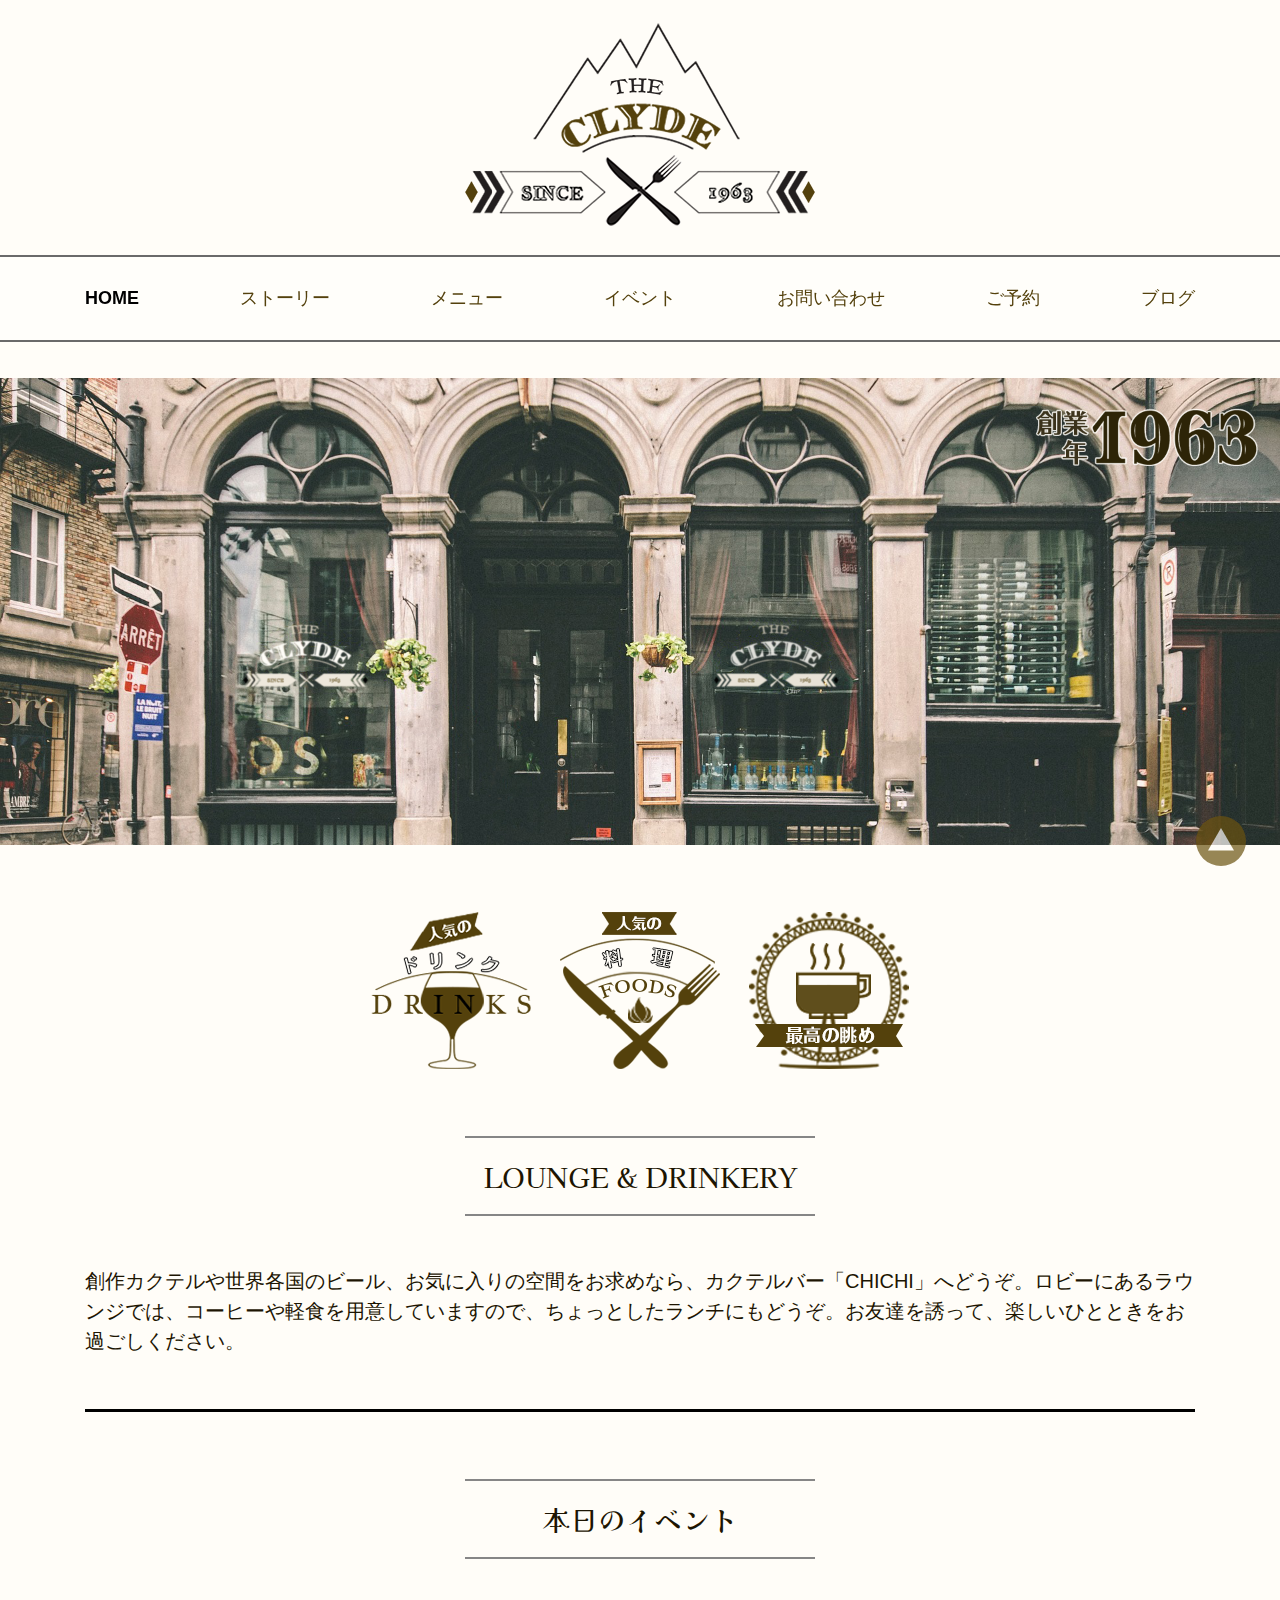
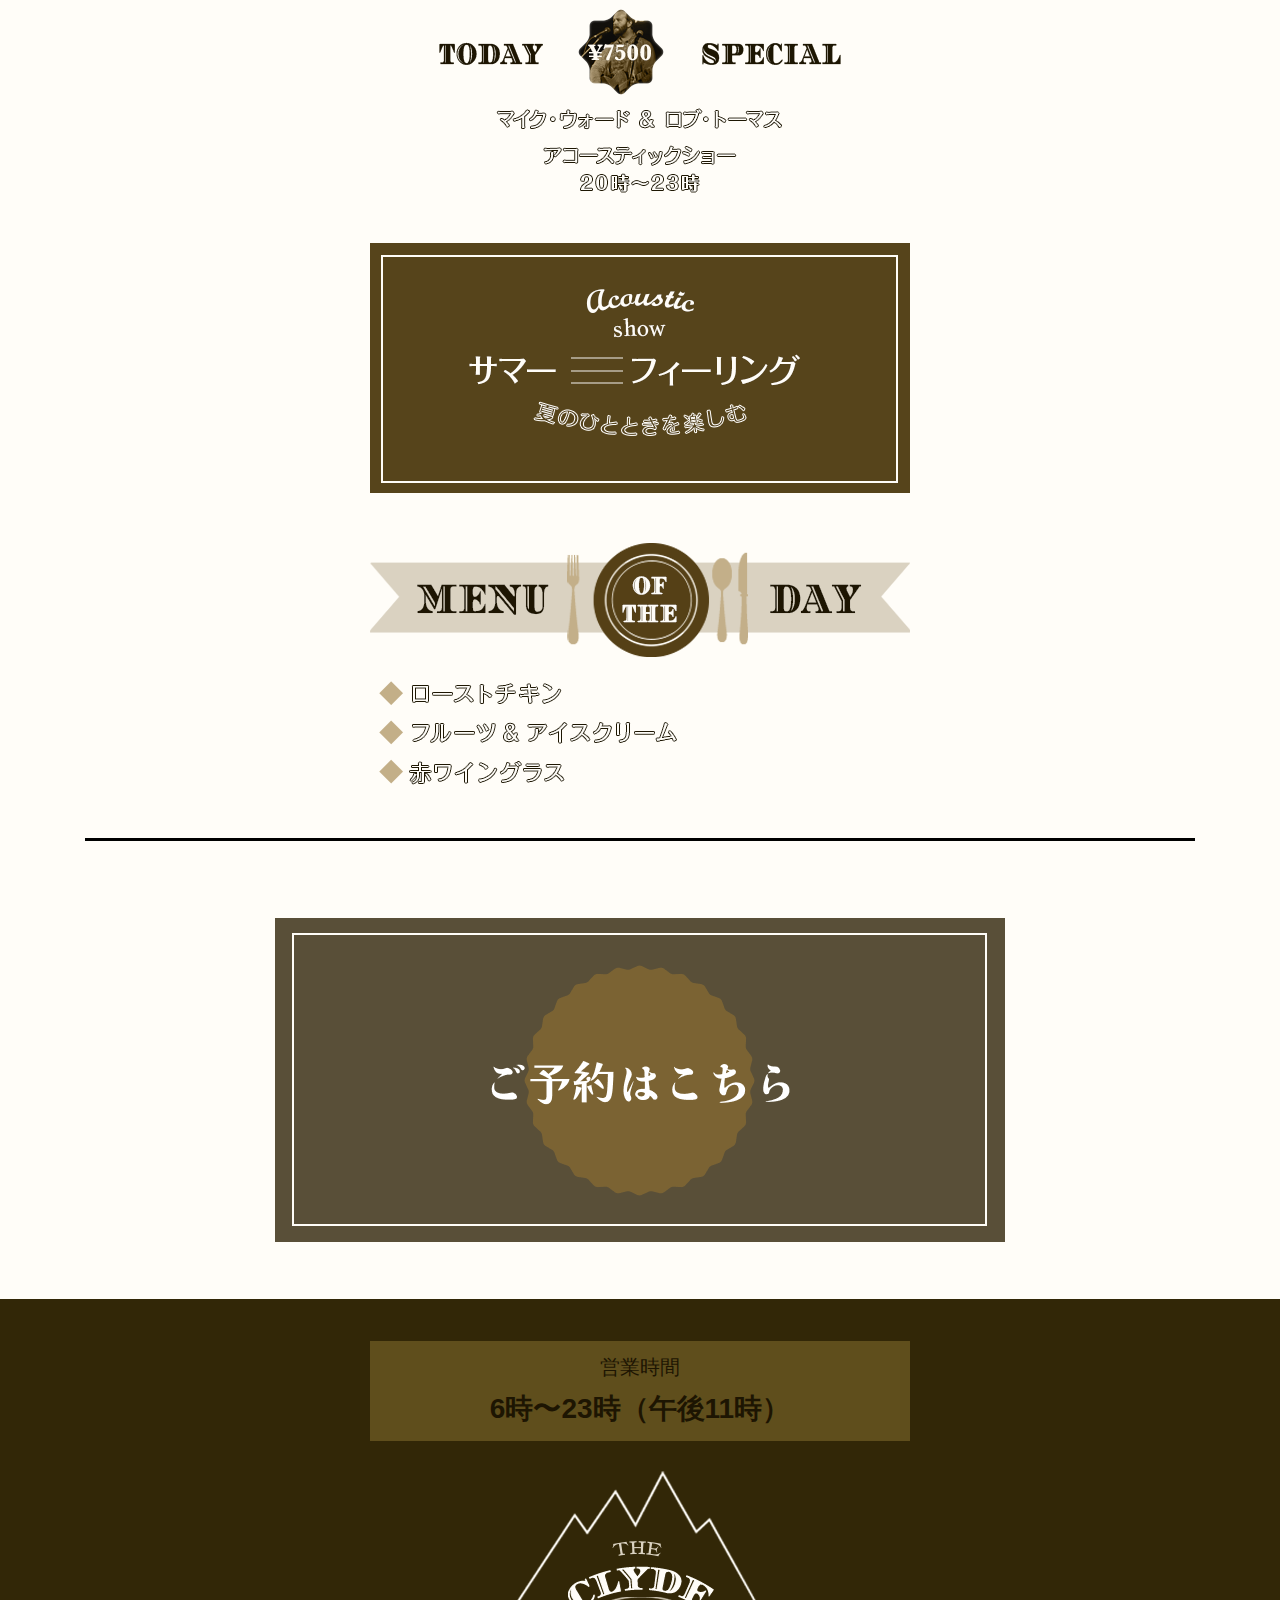
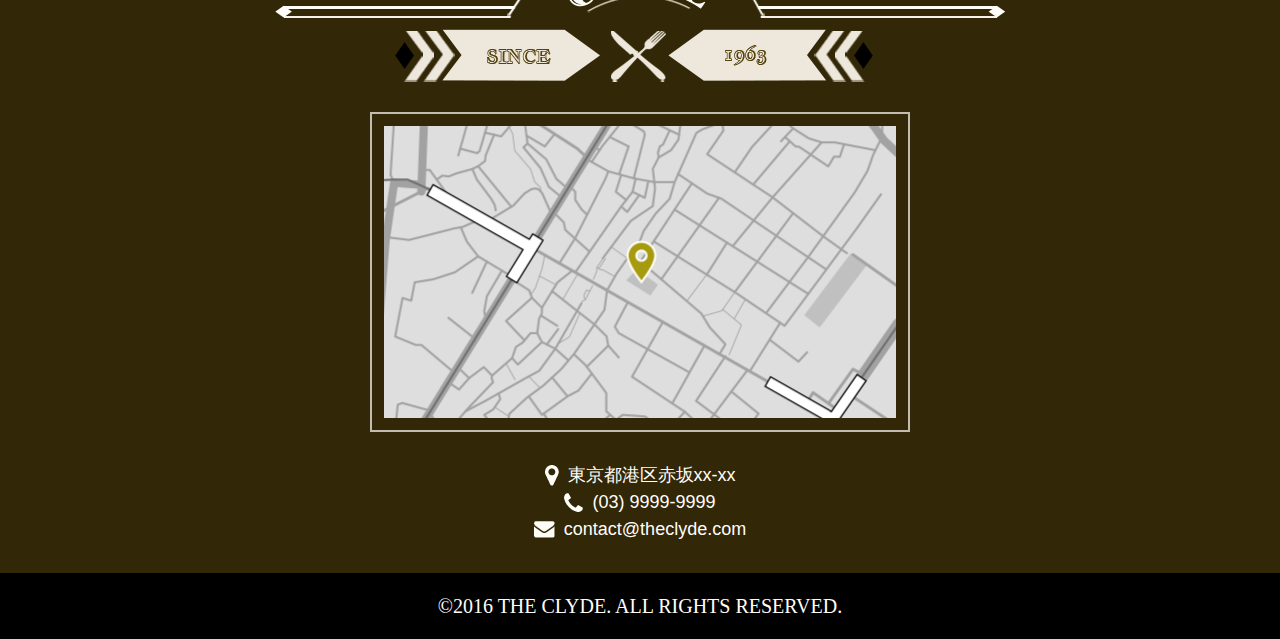
<file: index.html>
<!DOCTYPE html>
<html lang="ja">
<head>
    <meta charset="UTF-8">
    <meta name="viewport" content="width=device-width,initial-scale=1.0">
    <title>THE CLYDE</title>
    <link rel="icon" href="favicon.png" type="image/png">
    <link rel="apple-touch-icon" href="favicon.png">
    <link rel="stylesheet" href="css/reset.css">
    <link rel="stylesheet" href="css/index.css">
</head>
<body id="top">
    <header>
        <h1><a href="index.html"><img src="img/logo.png" alt="The Clyde"></a></h1>
    </header>
    <nav>
        <ul>
            <li class="active"><a href="index.html">HOME</a></li>
            <li><a href="#">ストーリー</a></li>
            <li><a href="menu.html">メニュー</a></li>
            <li><a href="#">イベント</a></li>
            <li><a href="contact.html">お問い合わせ</a></li>
            <li><a href="#">ご予約</a></li>
            <li><a href="#">ブログ</a></li>
        </ul>
    </nav>

    <p class="visual"><img src="img/main-visual.png" alt="The Clyde"></p>

    <main>
        <section class="about">
            <ul>
                <li><img src="img/drink.png" alt="ドリンク"></li>
                <li><img src="img/Food.png" alt="フード"></li>
                <li><img src="img/saikounonagame.png" alt="最高の眺め"></li>
            </ul>
            <h2>LOUNGE &amp; DRINKERY</h2>
            <p>創作カクテルや世界各国のビール、お気に入りの空間をお求めなら、カクテルバー「CHICHI」へどうぞ。ロビーにあるラウンジでは、コーヒーや軽食を用意していますので、ちょっとしたランチにもどうぞ。お友達を誘って、楽しいひとときをお過ごしください。</p>
        </section>

        <section class="event">
            <h2>本日のイベント</h2>
            <ul>
                <li class="TodaySpecial"><img src="img/Today_Special.png" alt="TODAY SPECIAL"></li>
                <li class="summerfeering"><img src="img/summer-feering.png" alt="サマーフィーリング"></li>
                <li><img src="img/Menu-of-the-Day.png" alt="本日のメニュー"></li>
            </ul>
        </section>

        <aside>
            <p><a href="#"><img src="img/yoyaku-banner.png" alt="予約"></a></p>
        </aside>
    </main>

    <footer>
        <section>
            <h3>営業時間</h3>
            <p>6時〜23時（午後11時）</p>
        </section>
        <p class="logo1"><img src="img/logo-1.png" alt="the clyde"></p>
        <p class="map"><img src="img/map.png" alt="地図"></p>

        <address>
            <img src="img/map_icon.png" alt="住所">東京都港区赤坂xx-xx<br>
            <img src="img/tel_icon.png" alt="電話番号">(03) 9999-9999<br>
            <img src="img/email_icon.png" alt="メール">contact@theclyde.com
        </address>
        <p class="pagetop"><a href="#top"><img src="img/pagetop.svg" alt="ページトップへ"></a></p>
        <p class="Copyright">
            <small>
                &copy;2016 THE CLYDE.
                <span>ALL RIGHTS RESERVED.</span>
            </small>
        </p>
    </footer>
</body>
</html>
</file>
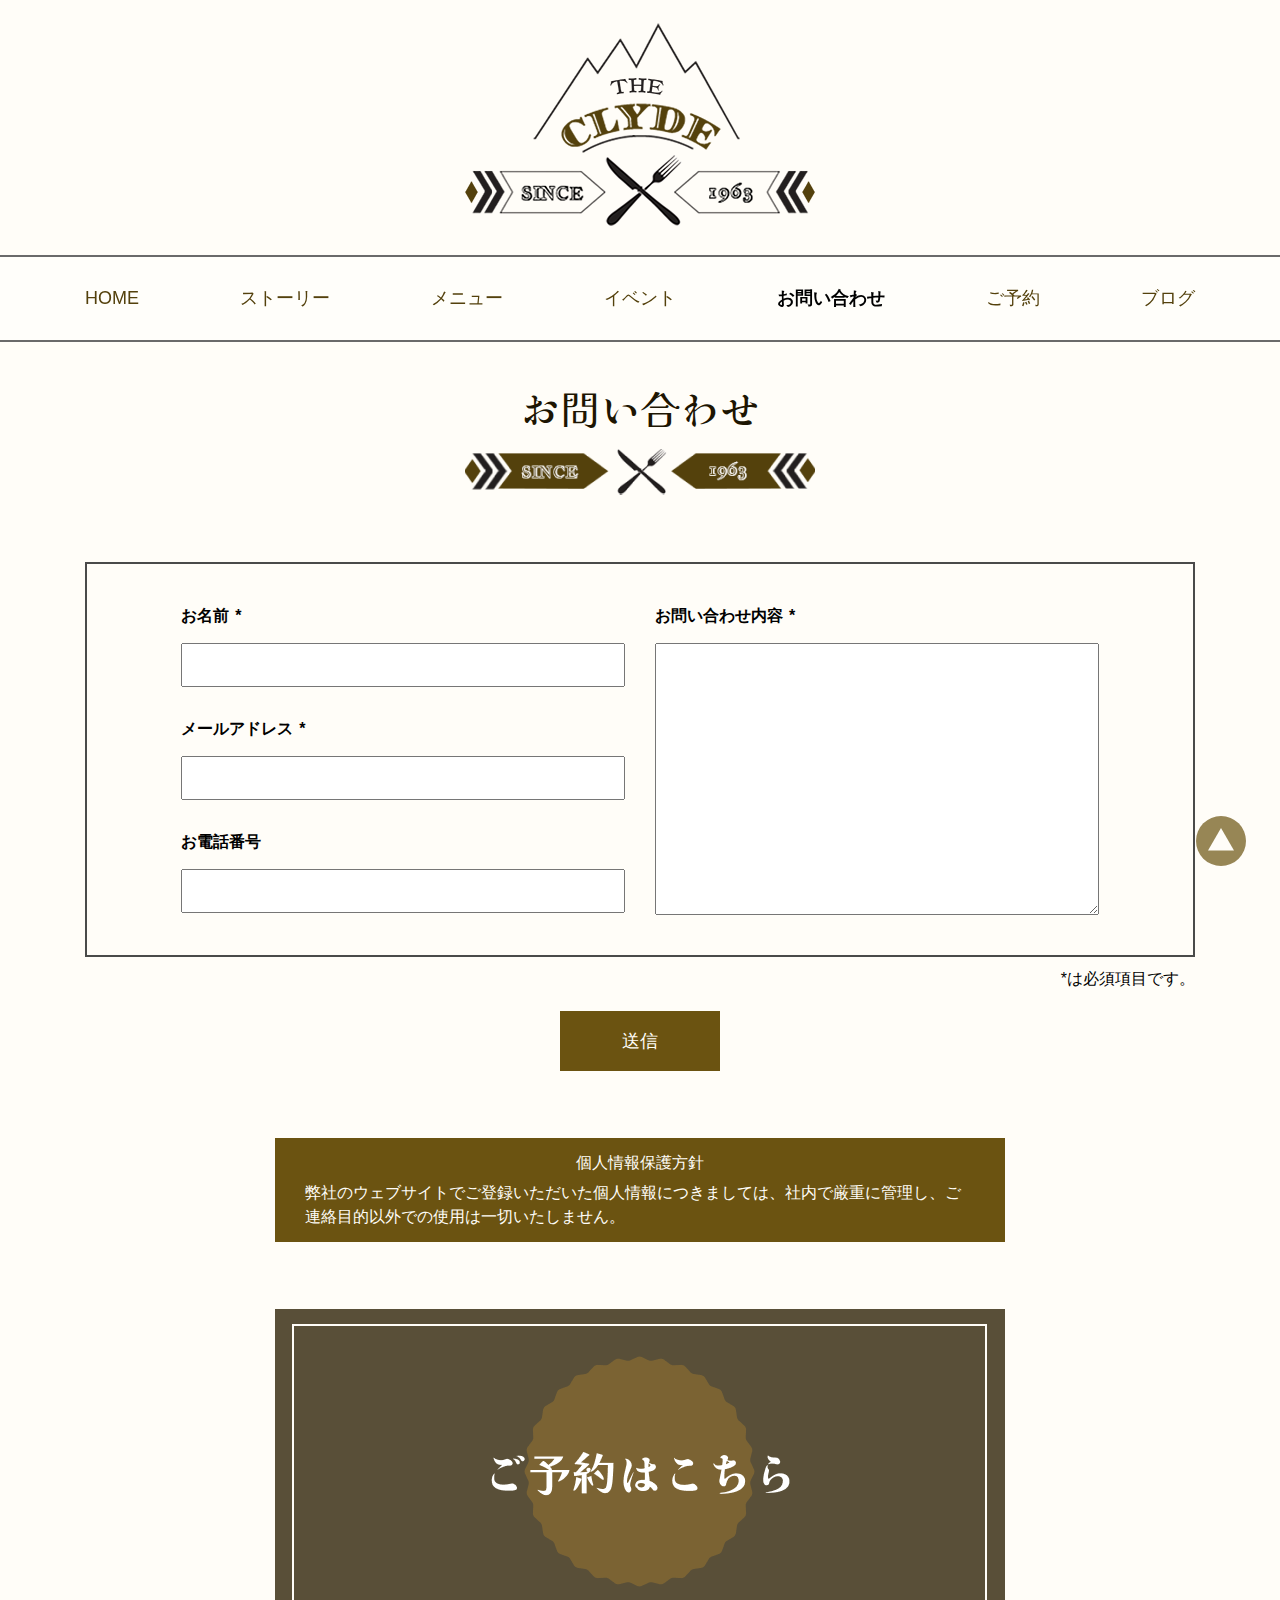
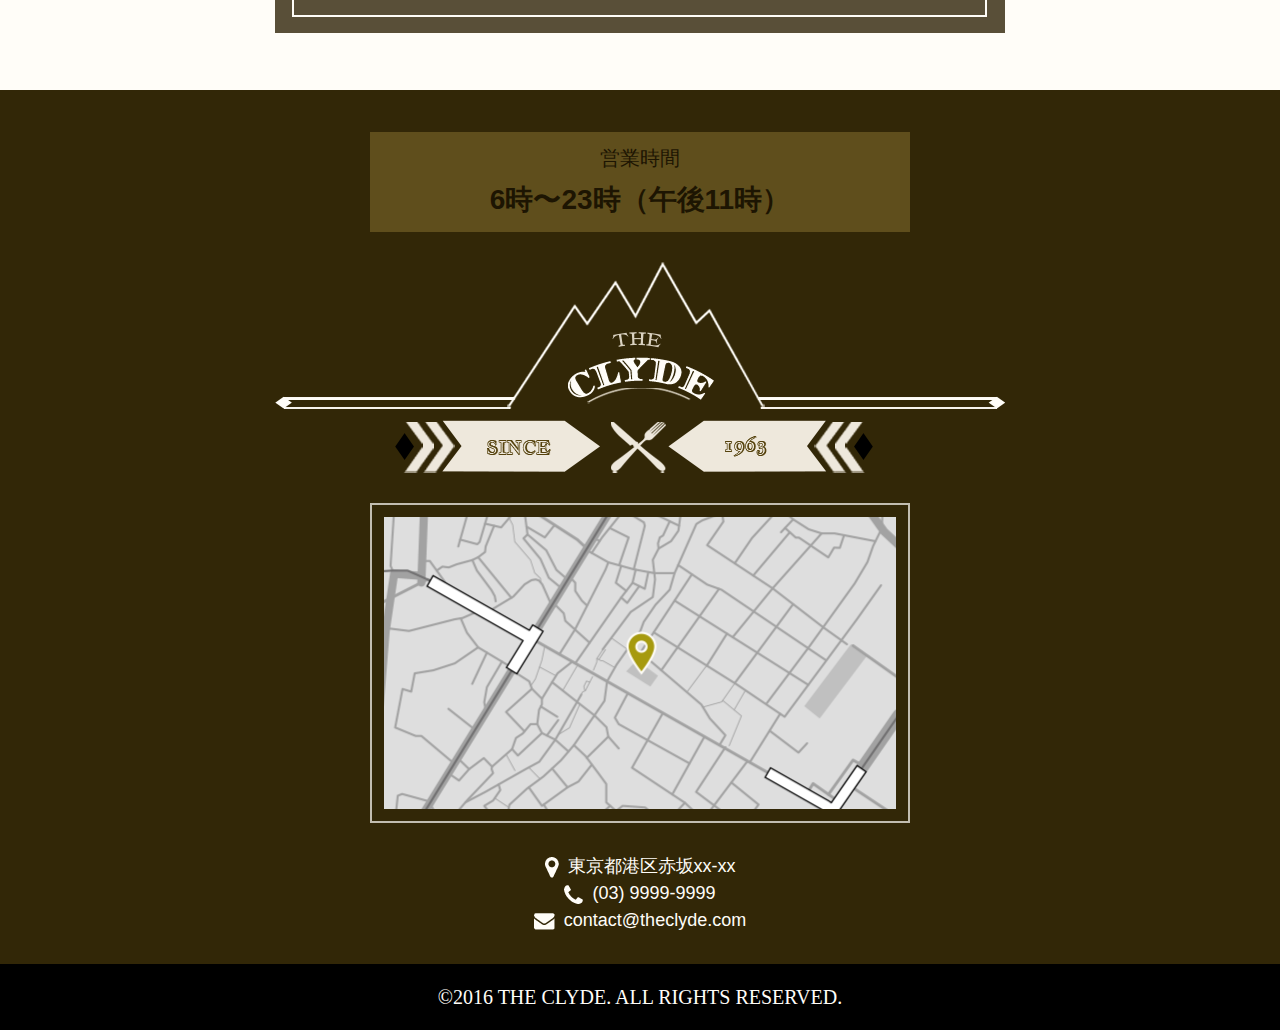
<file: contact.html>
<!DOCTYPE html>
<html lang="ja">
<head>
    <meta charset="UTF-8">
    <meta name="viewport" content="width=device-width,initial-scale=1.0">
    <title>THE CLYDE</title>
    <link rel="icon" href="favicon.png" type="image/png">
    <link rel="apple-touch-icon" href="favicon.png">
    <link rel="stylesheet" href="css/reset.css">
    <link rel="stylesheet" href="css/contact.css">
</head>
<body id="top">
    <header>
        <h1><a href="index.html"><img src="img/logo.png" alt="The Clyde"></a></h1>
    </header>
    <nav>
        <ul>
            <li><a href="index.html">HOME</a></li>
            <li><a href="#">ストーリー</a></li>
            <li><a href="menu.html">メニュー</a></li>
            <li><a href="#">イベント</a></li>
            <li class="active"><a href="contact.html">お問い合わせ</a></li>
            <li><a href="#">ご予約</a></li>
            <li><a href="#">ブログ</a></li>
        </ul>
    </nav>


    <main>
        <article>
            <h1>お問い合わせ</h1>
            <form action="#" method="post">
                <div class="formcontainer">
                    <div class="formitem">
                        <fieldset>
                            <legend>お名前<span>*</span></legend>
                            <p><input type="text" required></p>
                        </fieldset>
                        <fieldset>
                            <legend>メールアドレス<span>*</span></legend>
                            <p><input type="email" required></p>
                        </fieldset>
                        <fieldset>
                            <legend>お電話番号</legend>
                            <p><input type="tel"></p>
                        </fieldset>
                    </div>
                    <div class="formitem">
                        <fieldset>
                            <legend>お問い合わせ内容<span>*</span></legend>
                            <p><textarea required></textarea></p>
                        </fieldset>
                    </div>
                </div>
                <aside>
                    <p>*は必須項目です。</p>
                </aside>
                <p><button>送信</button></p>
            </form>
            <aside class="privacy">
                <h2>個人情報保護方針</h2>
                <p>弊社のウェブサイトでご登録いただいた個人情報につきましては、社内で厳重に管理し、ご連絡目的以外での使用は一切いたしません。</p>
            </aside>
        </article>

        <aside>
            <p><a href="#"><img src="img/yoyaku-banner.png" alt="予約"></a></p>
        </aside>
    </main>

    <footer>
        <section>
            <h3>営業時間</h3>
            <p>6時〜23時（午後11時）</p>
        </section>
        <p class="logo1"><img src="img/logo-1.png" alt="the clyde"></p>
        <p class="map"><img src="img/map.png" alt="地図"></p>

        <address>
            <img src="img/map_icon.png" alt="住所">東京都港区赤坂xx-xx<br>
            <img src="img/tel_icon.png" alt="電話番号">(03) 9999-9999<br>
            <img src="img/email_icon.png" alt="メール">contact@theclyde.com

        </address>
        <p class="pagetop"><a href="#top"><img src="img/pagetop.svg" alt="ページトップへ"></a></p>
        <p class="Copyright"><small>&copy;2016 THE CLYDE. ALL RIGHTS RESERVED.</small></p>
    </footer>
</body>
</html>
</file>
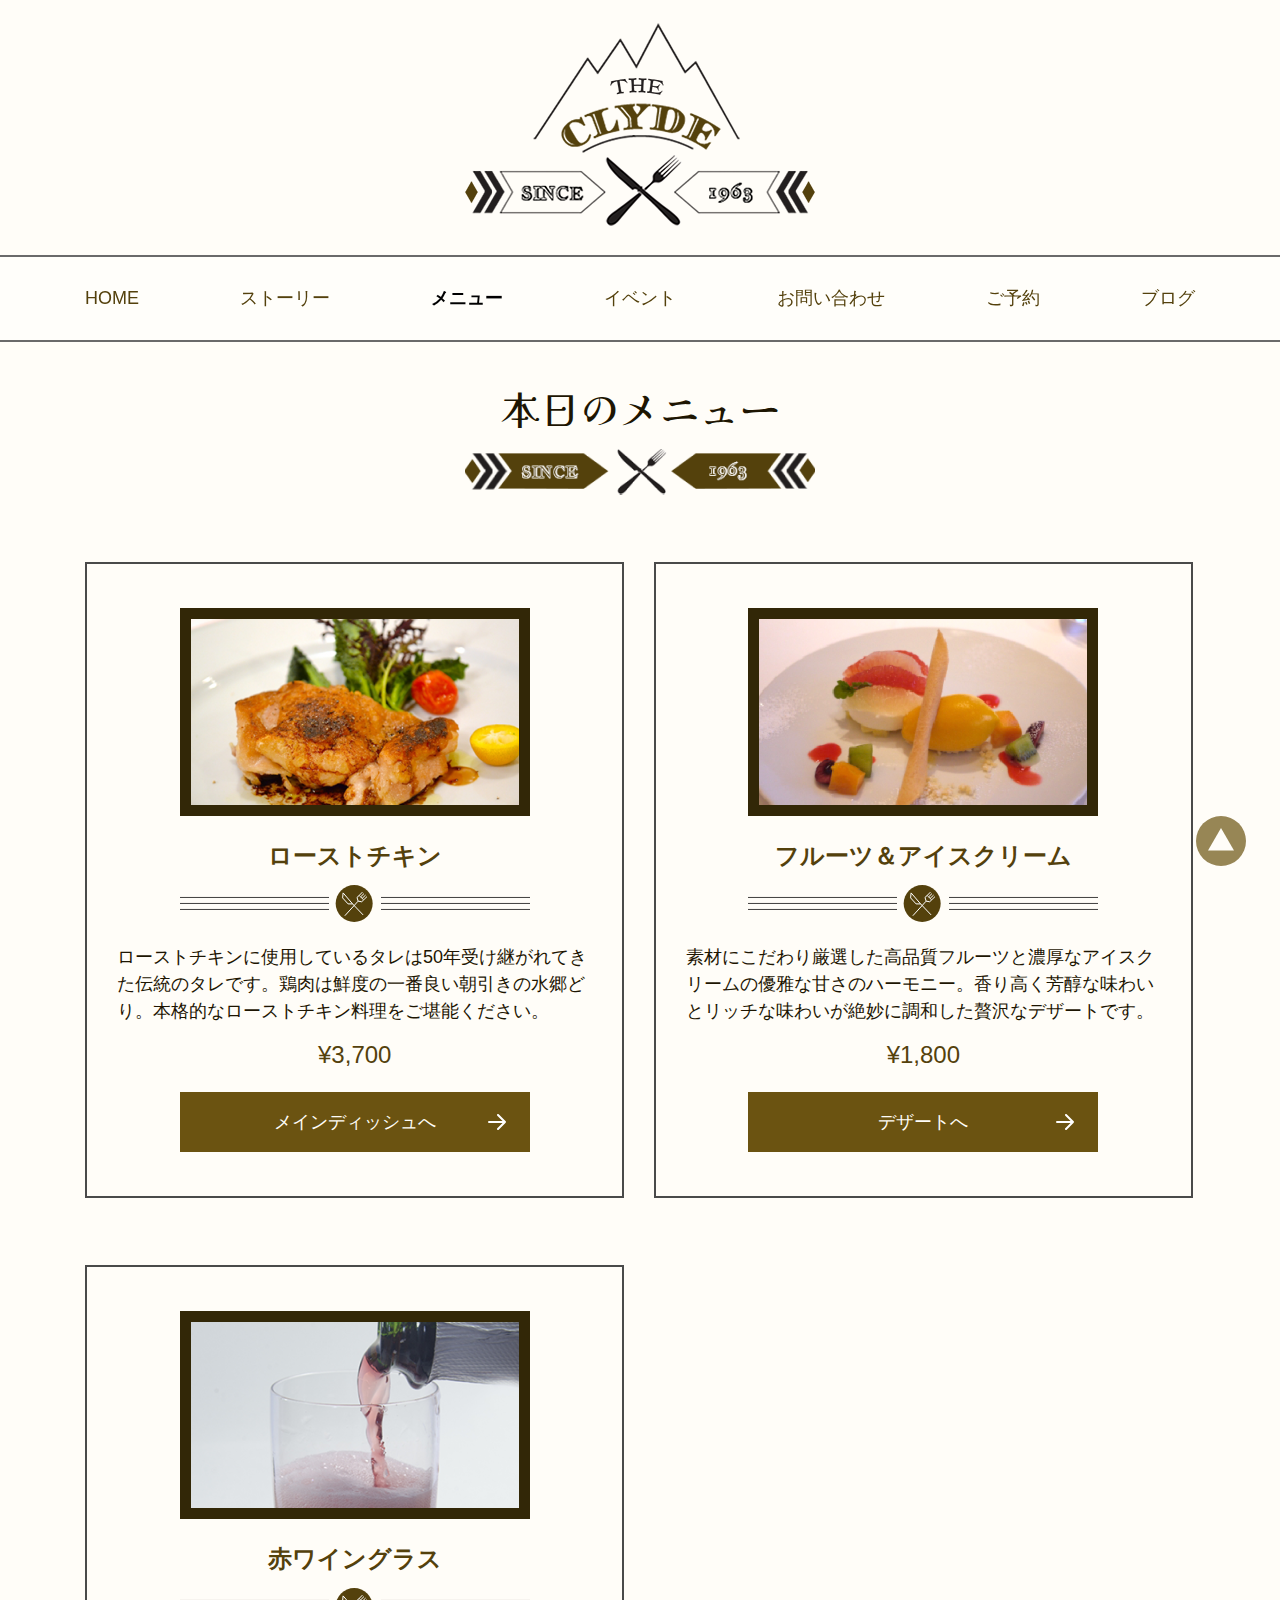
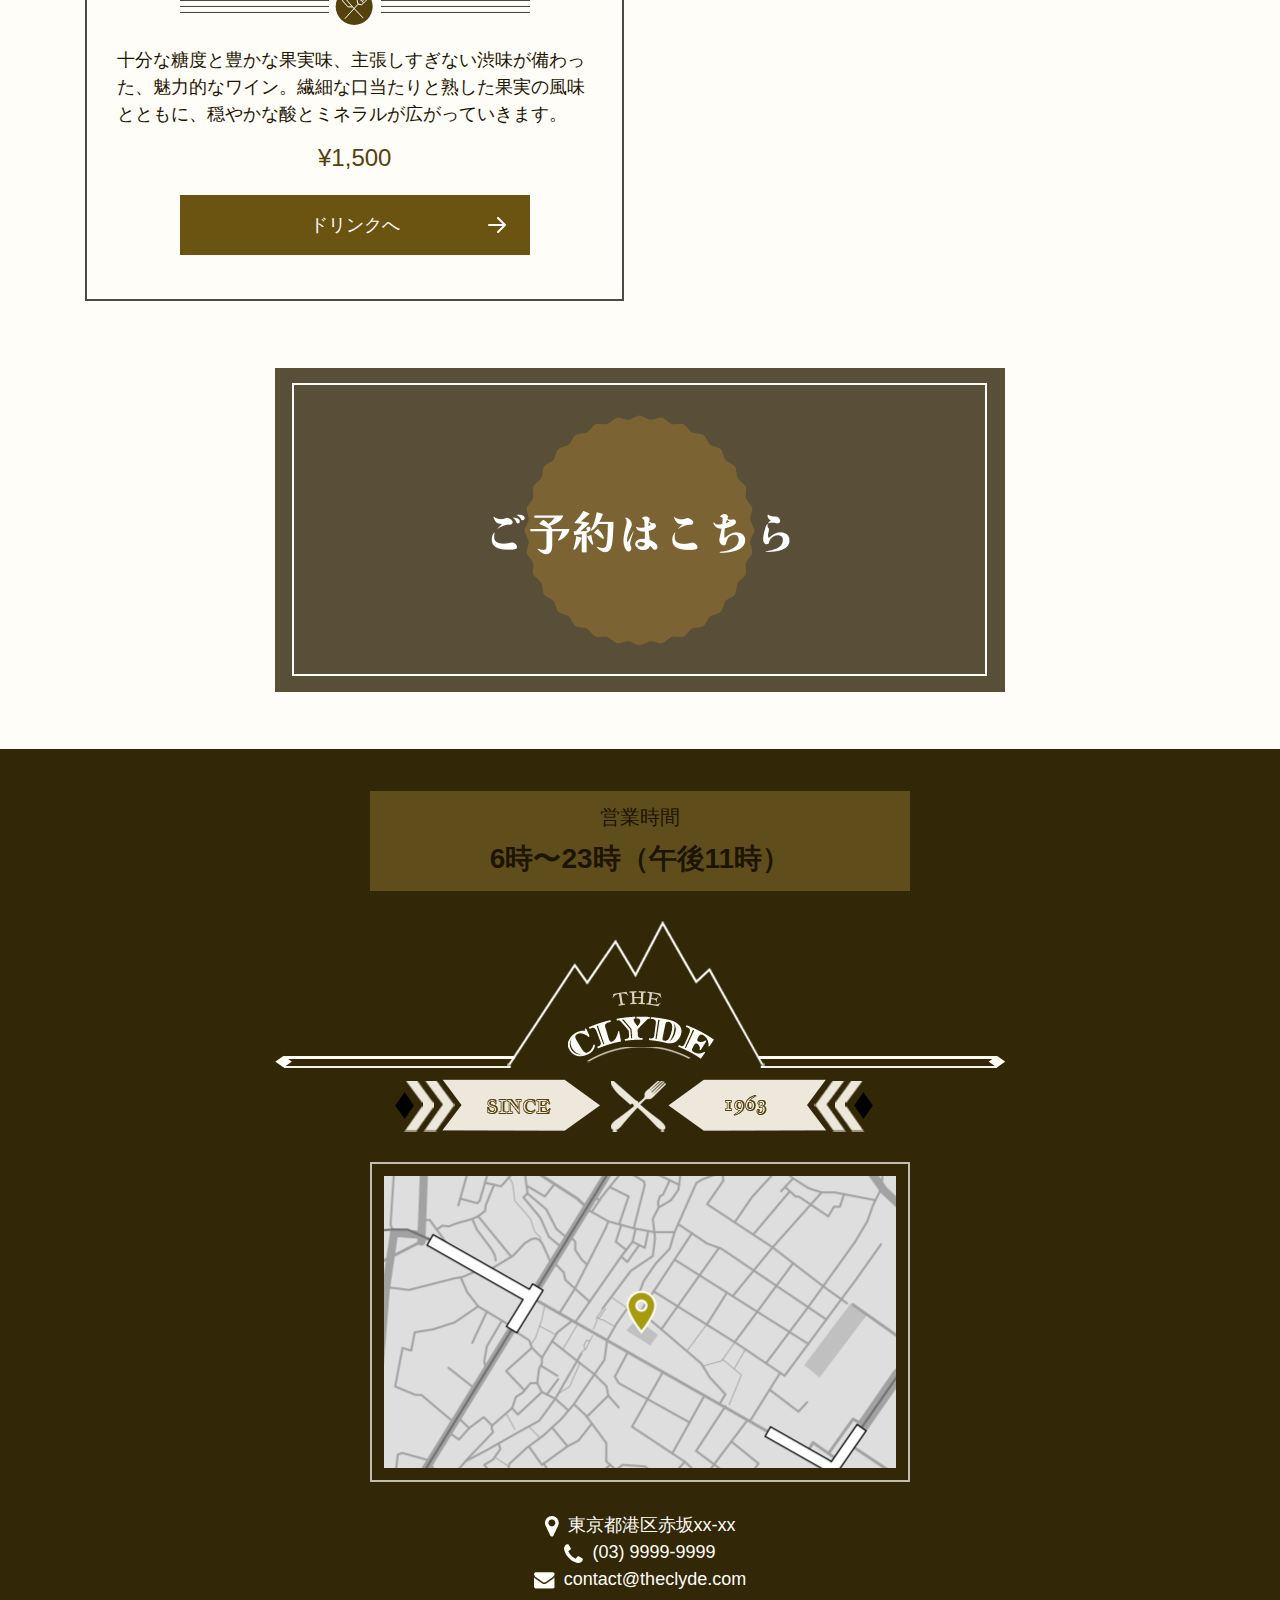
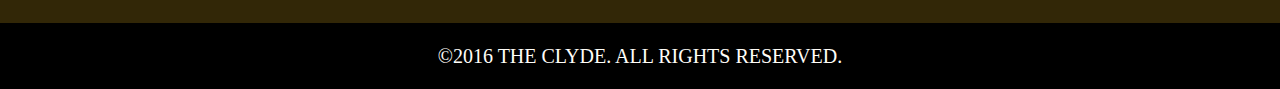
<file: menu.html>
<!DOCTYPE html>
<html lang="ja">
<head>
    <meta charset="UTF-8">
    <meta name="viewport" content="width=device-width,initial-scale=1.0">
    <title>THE CLYDE</title>
    <link rel="icon" href="favicon.png" type="image/png">
    <link rel="apple-touch-icon" href="favicon.png">
    <link rel="stylesheet" href="css/reset.css">
    <link rel="stylesheet" href="css/menu.css">
</head>
<body id="top">
    <header>
        <h1><a href="index.html"><img src="img/logo.png" alt="The Clyde"></a></h1>
    </header>
    <nav>
        <ul>
            <li><a href="index.html">HOME</a></li>
            <li><a href="#">ストーリー</a></li>
            <li class="active"><a href="menu.html">メニュー</a></li>
            <li><a href="#">イベント</a></li>
            <li><a href="contact.html">お問い合わせ</a></li>
            <li><a href="#">ご予約</a></li>
            <li><a href="#">ブログ</a></li>
        </ul>
    </nav>


    <main>
        <article>
            <h1>本日のメニュー</h1>
            <div>
                <section>
                    <p><img src="img/roast-chicken.png" alt="ローストチキン"></p>
                    <h2>ローストチキン</h2>
                    <p class="explanation">ローストチキンに使用しているタレは50年受け継がれてきた伝統のタレです。鶏肉は鮮度の一番良い朝引きの水郷どり。本格的なローストチキン料理をご堪能ください。</p>
                    <p class="plice">&yen;3,700</p>
                    <p class="link"><a href="#">メインディッシュへ</a></p>
                </section>

                <section>
                    <p><img src="img/fruit-ice.png" alt="フルーツとアイス"></p>
                    <h2>フルーツ&#xFF06;アイスクリーム</h2>
                    <p class="explanation">素材にこだわり厳選した高品質フルーツと濃厚なアイスクリームの優雅な甘さのハーモニー。香り高く芳醇な味わいとリッチな味わいが絶妙に調和した贅沢なデザートです。</p>
                    <p class="plice">&yen;1,800</p>
                    <p class="link"><a href="#">デザートへ</a></p>
                </section>

                <section>
                    <p><img src="img/wine.png" alt="ワイン"></p>
                    <h2>赤ワイングラス</h2>
                    <p class="explanation">十分な糖度と豊かな果実味、主張しすぎない渋味が備わった、魅力的なワイン。繊細な口当たりと熟した果実の風味とともに、穏やかな酸とミネラルが広がっていきます。</p>
                    <p class="plice">&yen;1,500</p>
                    <p class="link"><a href="#">ドリンクへ</a></p>
                </section>
            </div>
        </article>

        <aside>
            <p><a href="#"><img src="img/yoyaku-banner.png" alt="予約"></a></p>
        </aside>
    </main>

    <footer>
        <section>
            <h3>営業時間</h3>
            <p>6時〜23時（午後11時）</p>
        </section>
        <p class="logo1"><img src="img/logo-1.png" alt="the clyde"></p>
        <p class="map"><img src="img/map.png" alt="地図"></p>

        <address>
            <img src="img/map_icon.png" alt="住所">東京都港区赤坂xx-xx<br>
            <img src="img/tel_icon.png" alt="電話番号">(03) 9999-9999<br>
            <img src="img/email_icon.png" alt="メール">contact@theclyde.com

        </address>
        <p class="pagetop"><a href="#top"><img src="img/pagetop.svg" alt="ページトップへ"></a></p>
        <p class="Copyright"><small>&copy;2016 THE CLYDE. ALL RIGHTS RESERVED.</small></p>
    </footer>
</body>
</html>
</file>
<file: css/index.css>
@import url(common.css);

/*［メインビジュアルの書式］*/
p.visual {
  padding-bottom: 67px;
}

/* 一番上のセクション：下余白、下ボーダー */
main section.about {
  padding-bottom: 53px;
  border-bottom: 3px solid #000;
  margin-bottom: 67px;
}

/* 3連画像全体下余白 */
main section.about ul {
  padding-bottom: 67px;
  /* 3連画像横に並べる、間 */
  display: flex;
  justify-content: center;
  column-gap: 2.63%;
}

/* LOUNGE & DRINKERYのタイトル書式 */
main section h2 {
  font-family: "Kaisei Tokumin", serif;
  font-size: 28px;
  /* font-weight: bold; */
  color: #1d1502;
  border-top-width: 2px;
  border-top-style: solid;
  border-top-color: #868686;
  border-bottom: 2px solid #868686;
  padding-top: 17px;
  padding-bottom: 17px;
  max-width: 350px;
  margin-left: auto;
  margin-right: auto;
  margin-bottom: 50px;
}

/* 説明文 */
main section p {
  font-size: 20px;
  color: #1d1502;
  text-align: left;
}

/* 本日のイベントのセクション：下余白、下ボーダー */
main section.event {
  padding-bottom: 53px;
  border-bottom: 3px solid #000;
  margin-bottom: 77px;
}

/* 本日のイベント：TodaySpecial画像  */
main section.event li.TodaySpecial {
  padding-bottom: 50px;
}

/* 本日のイベント：summerfeering画像 */
main section.event li.summerfeering {
  padding-bottom: 50px;
}

/* レスポンシブ */
@media (max-width: 767px) {
  p.visual img {
    height: 300px;
    object-fit: cover;
    object-position: right;
  }
}
</file>
<file: css/contact.css>
@import url(common.css);

/* フォームのコンテナflex設定 */
main form div.formcontainer {
  display: flex;
  text-align: left;
  column-gap: 30px;
  /* padding: 10px 95px 40px 95px; */
  padding: 10px 8.5% 40px 8.5%;
  border: 2px solid #4a4a4a;
}

/* フォーム項目 */
main form div.formcontainer legend {
  font-size: 16px;
  font-weight: bold;
  text-align: left;
  padding-top: 30px;
  padding-bottom: 15px;
}

/* アスタリスクの位置 */
main form legend span {
  padding-left: 6px;
}

/* 幅比率 */
main form div.formitem {
  flex: 1;
}

/* 幅100％ */
main input[type="text"],
main input[type="email"],
main input[type="tel"],
main textarea {
  width: 100%;
  padding: 8px;
  outline: none;
}

/* テキストエリア高さ */
main textarea {
  height: 17em;
  line-height: 1.5;
  resize: vertical;
}

/* フォーム注意 */
main form aside {
  text-align: right;
  font-size: 16px;
  padding-top: 10px;
  padding-bottom: 20px;
}

/* 送信ボタン */
main form p button {
  background-color: #6b5311;
  color: #fffdf8;
  font-size: 18px;
  padding: 16.5px 62px;
  width: fit-content;
  margin: 0 auto;
  margin-bottom: 67px;
  border: none;
  cursor: pointer;
}

/* 不透明度:0.7 */
main form button:hover {
  opacity: 0.7;
}

/* 個人情報保護について */
main aside.privacy {
  background-color: #6b5311;
  color: #fffdf8;
  font-size: 16px;
  padding: 13px 30px;
  max-width: 730px;
  margin: 0 auto;
  margin-bottom: 67px;
}

/* 個人情報保護について：内容 */
main aside.privacy p {
  padding-top: 6px;
  text-align: left;
}

/* レスポンシブ */
@media (max-width: 767px) {
  main form div.formcontainer {
    display: block;
  }
}
</file>
<file: css/menu.css>
@import url(common.css);

/* FlexBox、折り返す、横間隔:30px */
main div {
  display: flex;
  flex-wrap: wrap;
  column-gap: 2.63%;
}

/* セクション周りのボーダー */
main section {
  border: 2px solid #4a4a4a;
  padding-top: 44px;
  padding-bottom: 44px;
  margin-bottom: 67px;
  padding-left: 30px;
  padding-right: 30px;
  /* セクションの幅サイズ */
  flex-basis: 48.6%;
}

/* メニューの写真 */
main section p img {
  padding-bottom: 22px;
}

/* メニューの名前 */
main section h2 {
  color: #54410c;
  font-size: 24px;
  font-weight: bold;
  background-image: url(../img/line.svg);
  background-repeat: no-repeat;
  background-position: center bottom;
  padding-bottom: 48px;
  margin-bottom: 22px;
}

/* メニューの説明 */
main section p.explanation {
  text-align: left;
  font-size: 18px;
  color: #1d1502;

  padding-bottom: 12px;
}

/* メニューの価格 */
main section p.plice {
  color: #54410c;
  font-size: 24px;
  padding-bottom: 19px;
}

/* リンクボタン
ブロック表示、幅:フィット、外側余白:0 auto、繰り返しなし、背景画像位置:右から24px 中央*/
main section p.link a {
  background-color: #6b5311;
  color: #fffdf8;
  font-size: 18px;
  padding-top: 16.5px;
  padding-bottom: 16.5px;
  display: block;
  max-width: 350px;
  margin: 0 auto;
  background-image: url(../img/Vector.svg);
  background-repeat: no-repeat;
  background-position: right 24px center;
}

/* リンクボタンのホバー設定、不透明度:0.7*/
main section p a:hover {
  opacity: 0.7;
}

/* レスポンシブ */
@media (max-width: 991px) {
  main div {
    display: block;
  }
}
</file>
